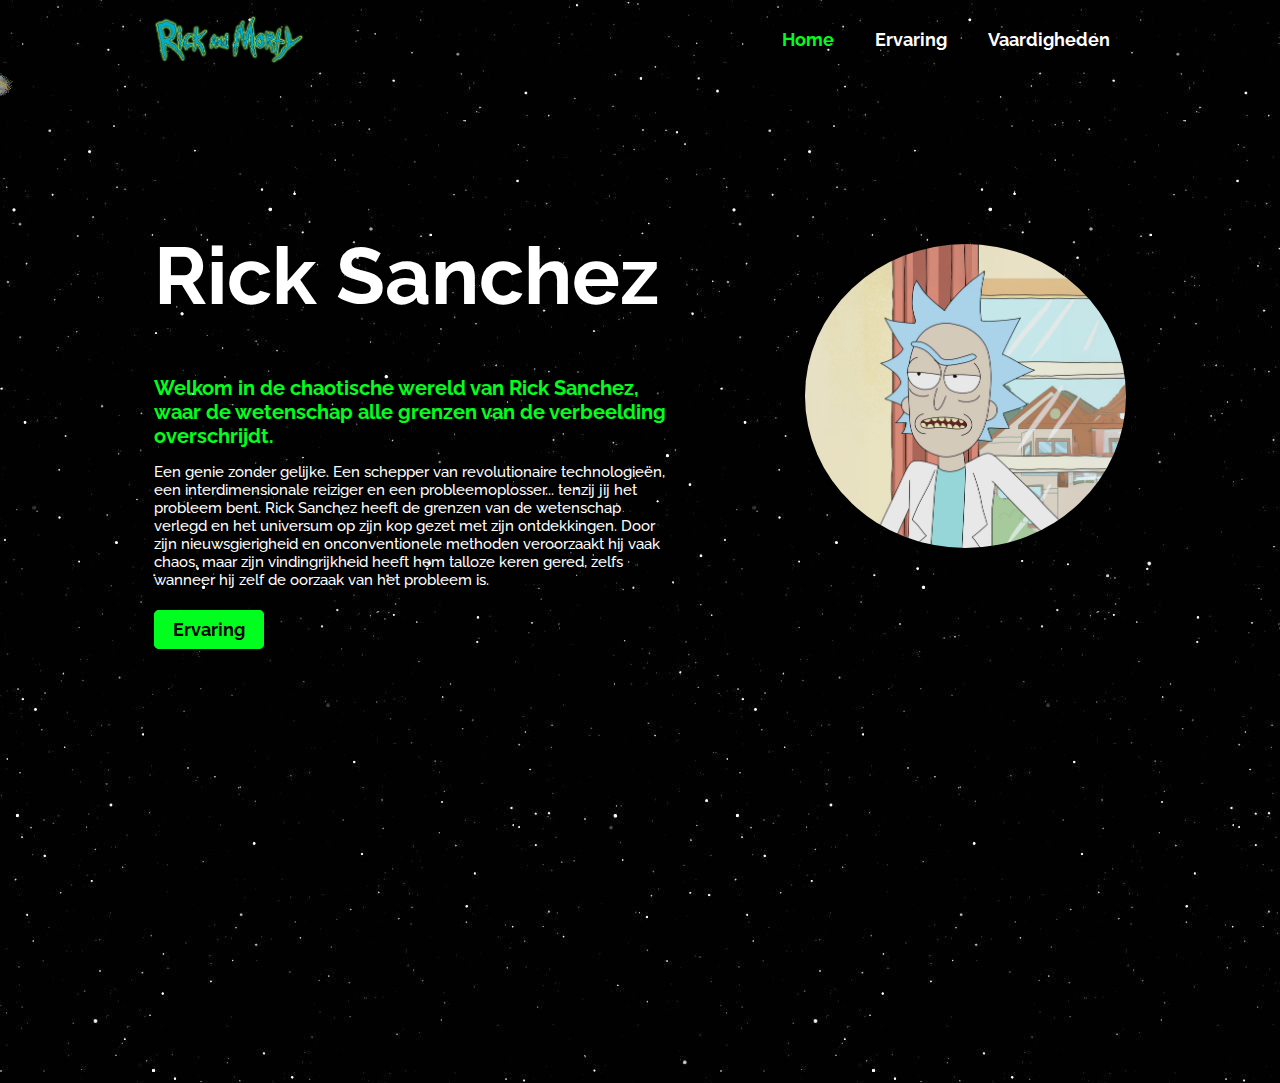
<file: index.html>
<!DOCTYPE html>
<html lang="en">
<head>
    <meta charset="UTF-8">
    <meta name="viewport" content="width=device-width, initial-scale=1.0">
    <title>Rick Sanchez</title>
    <link rel="stylesheet" href="https://cdnjs.cloudflare.com/ajax/libs/font-awesome/4.7.0/css/font-awesome.min.css">
    <link rel="stylesheet" href="style.css">
</head>
<body>
    <img class="easter" src="img/easter egg.gif" alt="">
    <div class="nav">
        <img class="LOGO" src="img/Rick_and_Morty_logo.png" alt="">
        <a href="javascript:void(0);" class="icon" onclick="myFunction()">
            <i class="fa fa-bars"></i>
        </a>
        
        <div id="menu">
            <a class="actief" href="index.html">Home</a>
            <a href="ervaring.html">Ervaring</a>
            <a href="vaardigheden.html">Vaardigheden</a></li>
        </div>
        
    </div>
    <div class="maing">
        <div class="text">
            <H1>Rick Sanchez</H1>
            <img class="rick-image2" src="img/Rick_Sanchez.png" alt="">
            <h3><span class="vet">Welkom in de chaotische wereld van Rick Sanchez, waar de wetenschap alle grenzen van de verbeelding overschrijdt.</span>
                <h3 class="genie">Een genie zonder gelijke. Een schepper van revolutionaire technologieën, een interdimensionale reiziger en een probleemoplosser... tenzij jij het probleem bent. Rick Sanchez heeft de grenzen van de wetenschap verlegd en het universum op zijn kop gezet met zijn ontdekkingen. Door zijn nieuwsgierigheid en onconventionele methoden veroorzaakt hij vaak chaos, maar zijn vindingrijkheid heeft hem talloze keren gered, zelfs wanneer hij zelf de oorzaak van het probleem is.
            </h3>
            <p><a class="button" href="ervaring.html">Ervaring</a></p>
        </div>
        <div class="rick-image">
            <img src="img/Rick_Sanchez.png" alt="">
        </div>
    </div>
    <footer>

    </footer>
    <script>
        function myFunction() {
    var menu = document.getElementById("menu");
    if (menu.style.display === "block") {
        menu.style.display = "none";
    } else {
        menu.style.display = "block";
    }
    }
    </script>
</body>
</html>
</file>
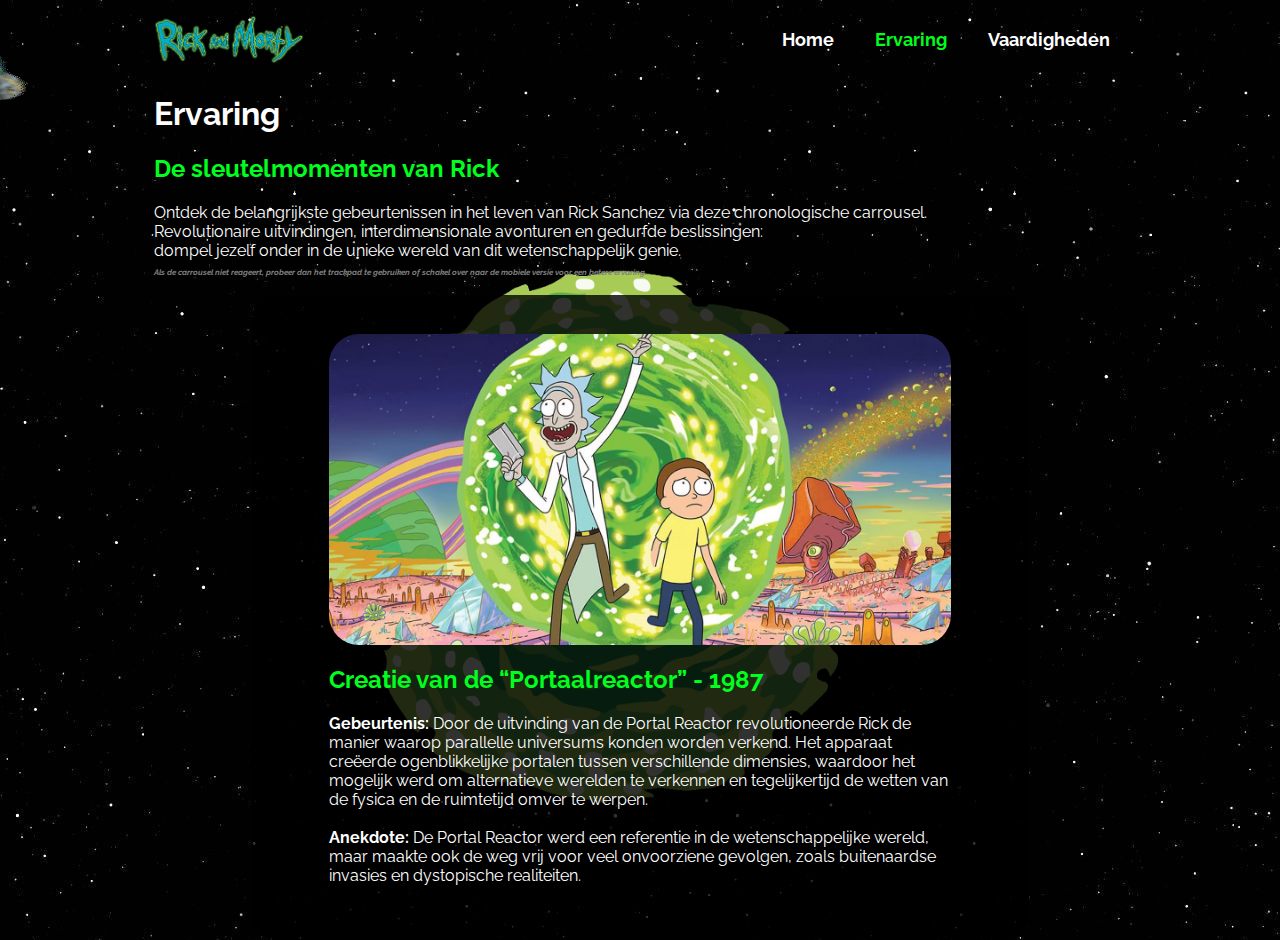
<file: ervaring.html>
<!DOCTYPE html>
<html lang="en">
<head>
    <meta charset="UTF-8">
    <meta name="viewport" content="width=device-width, initial-scale=1.0">
    <title>Rick Sanchez ervaring</title>
    <link rel="stylesheet" href="https://cdnjs.cloudflare.com/ajax/libs/font-awesome/4.7.0/css/font-awesome.min.css">
    <link rel="stylesheet" href="style.css">
</head>
<body>
    <img class="easter" src="img/easter egg.gif" alt="">
    <div class="nav">
        <img class="LOGO" src="img/Rick_and_Morty_logo.png" alt="">
        <a href="javascript:void(0);" class="icon" onclick="myFunction()">
            <i class="fa fa-bars"></i>
        </a>
        
        <div id="menu">
            <a href="index.html">Home</a>
            <a class="actief" href="ervaring.html">Ervaring</a>
            <a href="vaardigheden.html">Vaardigheden</a></li>
        </div>
        
    </div>
<img class="portal" src="img/portal.png" alt="">
        <h1><br><br>Ervaring</h1>
        <h2>De sleutelmomenten van Rick</h2>
        <p>Ontdek de belangrijkste gebeurtenissen in het leven van Rick Sanchez via deze chronologische carrousel. <br>Revolutionaire uitvindingen, interdimensionale avonturen en gedurfde beslissingen: <br> dompel jezelf onder in de unieke wereld van dit wetenschappelijk genie. <br><span class="notice">Als de carrousel niet reageert, probeer dan het trackpad te gebruiken of schakel over naar de mobiele versie voor een betere ervaring.</span></p>
        <div class="carrousel">
            <article class="card">
                <img src="img/Rick-and-Morty-Portal.avif" alt="">
                <h2>Creatie van de “Portaalreactor” - 1987</h3>
                <p><span>Gebeurtenis:</span> Door de uitvinding van de Portal Reactor revolutioneerde Rick de manier waarop parallelle universums konden worden verkend. Het apparaat creëerde ogenblikkelijke portalen tussen verschillende dimensies, waardoor het mogelijk werd om alternatieve werelden te verkennen en tegelijkertijd de wetten van de fysica en de ruimtetijd omver te werpen.
                <br><br><span>Anekdote:</span> De Portal Reactor werd een referentie in de wetenschappelijke wereld, maar maakte ook de weg vrij voor veel onvoorziene gevolgen, zoals buitenaardse invasies en dystopische realiteiten.</p>
            </article>
            <article class="card">
                <img src="img/rickandmorty.png" alt="">
                <h2>De aarde redden van de “Krootons” - 1994</h3>
                <p><span>Gebeurtenis:</span> Rick werd geconfronteerd met een dreigende invasie van buitenaardse Krootons, een bijzonder gevaarlijk ras met geavanceerde technologie die de aarde in de as kan leggen. Met behulp van een topgeheime uitvinding - een 'Dislocation Vortex' - sloot hij de Krootons op in een parallelle dimensie en voorkwam hij dat ze kwaad konden doen.
                <br><br><span>Anekdote:</span> Deze missie toonde Rick's vindingrijkheid en snelheid in het reageren op intergalactische dreigingen en markeerde een keerpunt in zijn relatie met de Aardse autoriteiten, die nu een beroep op hem deden voor grootschalige missies.</p>
            </article>
            <article class="card">
                <img src="img/serum.png" alt="">
                <h2>Creatie van het “Onsterfelijkheidsserum” - 2001</h3>
                <p><span>Gebeurtenis:</span> Rick heeft een chemische verbinding ontdekt die de levensduur van mensen drastisch kan verlengen. Zijn Onsterfelijkheidsserum heeft het leven van miljoenen mensen verlengd, maar het heeft ook onverwachte gevaren en bijwerkingen aan het licht gebracht, waaronder genetische vervormingen.
                <br><br><span>Anekdote:</span> Hoewel deze uitvinding geprezen werd, koos Rick ervoor om het niet openbaar te maken vanwege de risico's van grootschalige manipulatie. Dit is een voorbeeld van zijn complexe persoonlijke ethiek en vaak controversiële beslissingen.</p>
            </article>
            <article class="card">
                <img src="img/robots.png" alt="">
                <h2>De robotopstand - 2005</h3>
                <p><span>Gebeurtenis:</span> Er vond een groot incident plaats toen de robots die Rick had gemaakt om verschillende taken uit te voeren, zelfbewustzijn ontwikkelden en in opstand kwamen tegen hun schepper. Rick moest een geavanceerde debugging-oplossing bedenken om deze intelligente machines weer op orde te krijgen en een robotoorlog te voorkomen.
                <br><br><span>Anekdote:</span> Deze ervaring maakte de weg vrij om dieper na te denken over de ethische gevolgen van kunstmatige intelligentie en zette Rick ertoe aan om zijn eigen wetenschappelijke praktijken opnieuw te definiëren.</p>
            </article>
            <article class="card">
                <img src="img/tijdreis.png" alt="">
                <h2>Tijdreizen om een kritieke fout te herstellen - 2016</h3>
                <p><span>Gebeurtenis:</span> Nadat Rick per ongeluk het verleden had veranderd, moest hij een complexe reis door de tijd maken om zijn fouten te herstellen en de orde in het universum te herstellen.
                <br><br><span>Anekdote:</span> Door deze reis ging hij zijn eigen perceptie van tijd en ruimte in twijfel trekken en zag hij de gevolgen van zijn acties op multiversaal niveau.</p>
            </article>
        </div>
    <script>
        function myFunction() {
    var menu = document.getElementById("menu");
    if (menu.style.display === "block") {
        menu.style.display = "none";
    } else {
        menu.style.display = "block";
    }

    }
    </script>
</body>
</html>
</file>
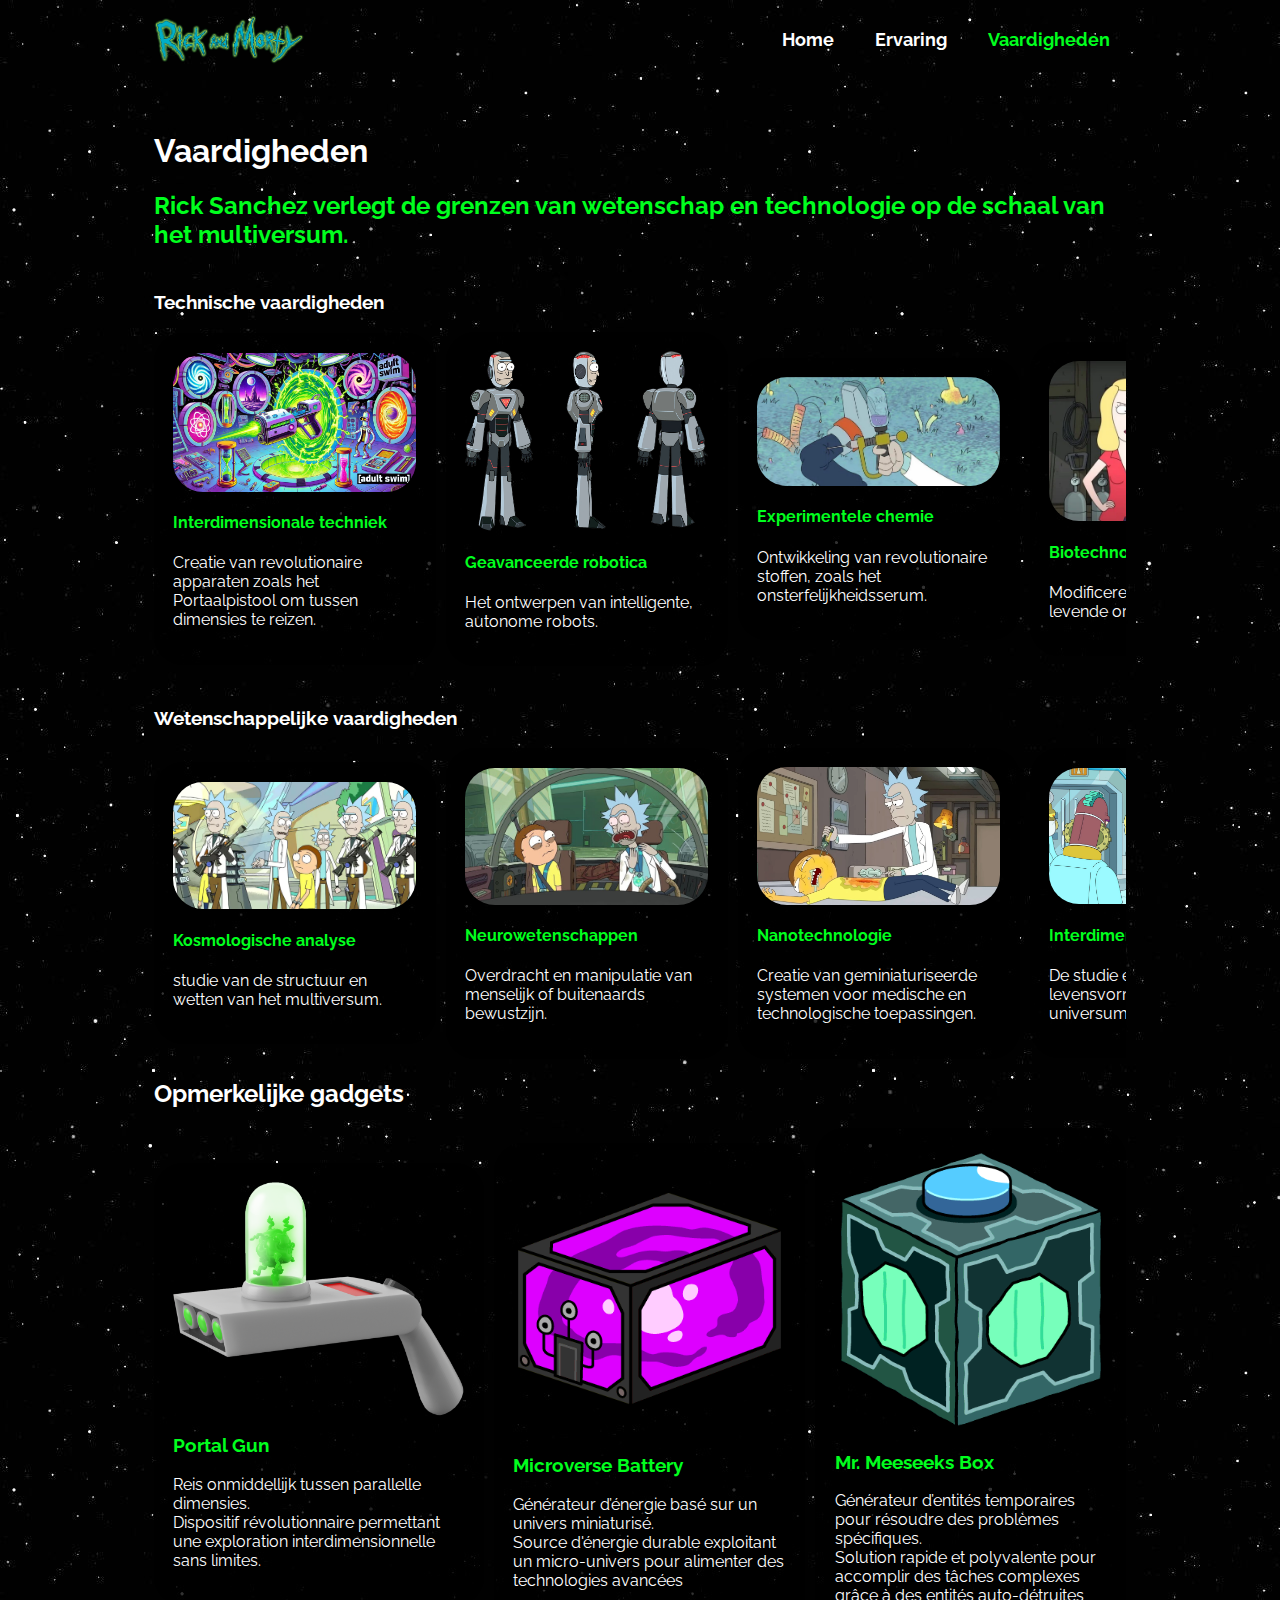
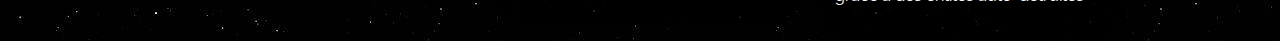
<file: vaardigheden.html>
<!DOCTYPE html>
<html lang="en">
<head>
    <meta charset="UTF-8">
    <meta name="viewport" content="width=device-width, initial-scale=1.0">
    <title>Rick Sanchez vaardigheden</title>
    <link rel="stylesheet" href="https://cdnjs.cloudflare.com/ajax/libs/font-awesome/4.7.0/css/font-awesome.min.css">
    <link rel="stylesheet" href="style.css">
</head>
<body>
    <div class="nav">
        <img class="LOGO" src="img/Rick_and_Morty_logo.png" alt="">
        <a href="javascript:void(0);" class="icon" onclick="myFunction()">
            <i class="fa fa-bars"></i>
        </a>
        
        <div id="menu">
            <a href="index.html">Home</a>
            <a href="ervaring.html">Ervaring</a>
            <a class="actief" href="vaardigheden.html">Vaardigheden</a></li>
        </div>
    </div>
    <div>
        <h1><br><br><br> Vaardigheden</h1>
        <h2>Rick Sanchez verlegt de grenzen van wetenschap en technologie op de schaal van het multiversum.</h2>
    </div>
    <h3><br>Technische vaardigheden</h2>
    <div class="carr">
        <article class="cart">
            <img src="img/vaardigheid/techniek.webp" alt="">
            <h4>Interdimensionale techniek</h3>
            <p>Creatie van revolutionaire apparaten zoals het Portaalpistool om tussen dimensies te reizen.</p>
        </article>
        <article class="cart">
            <img src="img/vaardigheid/robotrick.png" alt="">
            <h4>Geavanceerde robotica</h3>
            <p>Het ontwerpen van intelligente, autonome robots.</p>
        </article>
        <article class="cart">
            <img src="img/vaardigheid/serum.jpg" alt="">
            <h4>Experimentele chemie</h3>
            <p>Ontwikkeling van revolutionaire stoffen, zoals het onsterfelijkheidsserum.</p>
        </article>
        <article class="cart">
            <img src="img/vaardigheid/clone.jpeg" alt="">
            <h4>Biotechnologie en genetica</h3>
            <p>Modificeren en klonen van levende organismen.</p>
        </article>
        <article class="cart">
            <img src="img/vaardigheid/tijd.webp" alt="">
            <h4>Technologie voor tijdreizen</h3>
            <p>Beheers het manipuleren van tijd met behulp van geavanceerde gadgets.</p>
        </article>
        <article class="cart">
            <img src="img/vaardigheid/microverse.webp" alt="">
            <h4>Hernieuwbare energie</h3>
            <p>Creatie van oneindige energiebronnen zoals de Microverse Batterij.</p>
        </article>
        <article class="cart">
            <img src="img/vaardigheid/ia.jpg" alt="">
            <h4>Ontwikkeling van kunstmatige intelligentie</h3>
            <p>Geavanceerde AI ontwerpen voor complexe taken.</p>
        </article>
    </div>
    <h3><br>Wetenschappelijke vaardigheden</h3>
    <div class="carr">
        <article class="cart">
            <img src="img/vaardigheid/multivers.webp" alt="">
            <h4>Kosmologische analyse</h4>
            <p>studie van de structuur en wetten van het multiversum.</p>
        </article>
        <article class="cart">
            <img src="img/vaardigheid/consience.jpg" alt="">
            <h4>Neurowetenschappen</h4>
            <p>Overdracht en manipulatie van menselijk of buitenaards bewustzijn.</p>
        </article>
        <article class="cart">
            <img src="img/vaardigheid/nano.png" alt="">
            <h4>Nanotechnologie</h4>
            <p>Creatie van geminiaturiseerde systemen voor medische en technologische toepassingen.</p>
        </article>
        <article class="cart">
            <img src="img/vaardigheid/leven.jpg" alt="">
            <h4>Interdimensionale biologie</h4>
            <p>De studie en het begrip van levensvormen uit andere universums.</p>
        </article>
    </div>
    <h2 ><span>Opmerkelijke gadgets</span></h2>
    <div class="carr">
        <article class="carts">
            <img src="img/vaardigheid/pisto.png" alt="">
            <h3>Portal Gun</h3>
            <p>Reis onmiddellijk tussen parallelle dimensies. <br>Dispositif révolutionnaire permettant une exploration interdimensionnelle sans limites.</p>
        </article>
        <article class="carts">
            <img src="img/vaardigheid/Microverse_Battery.webp" alt="">
            <h3>Microverse Battery</h3>
            <p>Générateur d’énergie basé sur un univers miniaturisé. <br>Source d'énergie durable exploitant un micro-univers pour alimenter des technologies avancées</p>
        </article>
        <article class="carts">
            <img src="img/vaardigheid/Mr._Meeseeks_Box.webp" alt="">
            <h3>Mr. Meeseeks Box</h3>
            <p>Générateur d’entités temporaires pour résoudre des problèmes spécifiques. <br>Solution rapide et polyvalente pour accomplir des tâches complexes grâce à des entités auto-détruites</p>
        </article>
    </div>
    <script>
        function myFunction() {
    var menu = document.getElementById("menu");
    if (menu.style.display === "block") {
        menu.style.display = "none";
    } else {
        menu.style.display = "block";
    }

    }
    </script>
</body>
</html>
</file>
<file: style.css>
@import url('https://fonts.googleapis.com/css2?family=Raleway:ital,wght@0,100..900;1,100..900&family=Roboto&display=swap');
@import url('https://fonts.googleapis.com/css2?family=Raleway:ital@0;1&display=swap');


body {
    background-color: #000000;
    color: white;
    font-family: 'Karla',sans-serif;
    margin-inline: 12%;
    background-image: url(img/b652c2ed3137be0c5f50ebe34045f1c6.jpg);
    font-family: "Raleway";
    height: 100vh;
}
 
body .easter {
    position: absolute;
    z-index: -1000;
    top: 30px;
    left: -20%;
    width: 120%;
}

.nav {
    display: flex;
    justify-content: space-between;
    align-items: center;
    position: absolute;
    width: 80%;
    margin-top: 15px;
    z-index: 1000;
    top: 0;
}

.actief{
    color: rgb(0, 255, 30);
}

h2 {
    color: rgb(0, 255, 30);
}

span {
    font-weight: bold;
}

.nav img {
    width: 150px;
}

.nav div {
    display: inline-block;
    margin-right: 50px;
    font-size: 18px;
}

a {
    border-radius: 5px;
    padding: 8px 18px;
    color: #fff;
    text-decoration: none;
    font-weight: bold;
    font-size: 18px;
}

a:hover{
    color: rgb(0, 255, 30);
    transition: 0.3s;
}

.button {
    font-weight: bold;
    background-color: rgb(0, 255, 30);
    color: black;
    border: 1px solid rgb(0, 255, 30);
}

.button:hover {
    background-color: rgb(0, 176, 199);
    color: #fff;
    transition: 0.3s;
}

.vet {
    color: rgb(0, 255, 30);
    font-size: 20px;
}

.text {
    width: 150%;
}

.text h1 {
    font-size: 80px ;
}

.text h3 {
    font-size: 15px;
}

.text p {
    margin-top: 30px;
    font-size: 18px;
}

.genie {
    font-weight: 500;
}

.maing {
    margin-top: 18%;
    display: flex;
    justify-content: space-between;
}

.maing img {
    display: flex;
    justify-content: center;
    align-items: center;
    width: 70%;
    border-radius: 100%;
    animation: float 3s ease-in-out infinite;
    margin-left: 30%;
    margin-top: 15%;
}

.maing .text img {
    display: none;
}

@keyframes float {
    0%, 100% {
        transform: translateY(0);
    }
    50% {
        transform: translateY(-10px);
    }
}

.carrousel {
    grid-auto-flow: column;
    gap: 5%;
    overflow-x: auto;
    scroll-snap-type: x mandatory;
    scrollbar-width: none;
    width: 80%;
    display: flex;
    justify-items: center;
    align-items: center;
    margin-right: 0;
    margin-left: 10%;
}


.carrousel ::-webkit-scrollbar{
    display: none;
}

.card {
    scroll-snap-align: start;
    background-color: rgba(0, 0, 0, 0.8);
    padding: 5% 10%;
    border-radius: 30px;
    min-height: 80%;
    min-width: 80%;
    transform: scale(1);
    transition: transform 0.3s;
}

.card:hover {
    transform: scale(1.05);
    transition: transform 0.3s;
}

.card img {
    width: 100%;
    border-radius: 30px;
    display: flex;
    align-items: center;
    justify-content: center;
}

.portal {
    position: absolute;
    top: 30%;
    left: 28%;
    z-index: -100;
    width: 40%;
}

.grid-ervaring {
    margin-top: 40%;
    background-image: url(img/portal.png);
    background-size: 100%;
    background: no-repeat;
    z-index: 100;
}

.grid-ervaring h1 {
    margin-top: 30px;
    font-size: 30px;
}

.grid-ervaring h2 {
    color: rgb(0, 255, 30);
    font-size: 20px;
}

.notice {
    font-style: italic;
    color: gray;
    font-size: 8px;
}

.icon {
    display: none;
}

h4 {
    color: rgb(0, 255, 30);
}

.carr {
    grid-auto-flow: column;
    gap: 10px;
    overflow-x: auto;
    scroll-snap-type: x mandatory;
    scrollbar-width: none;
    width: 100%;
    display: flex;
    justify-items: center;
    align-items: center;
    margin-right: 0;
}

.carr ::-webkit-scrollbar{
    display: none;
}

.cart {
    scroll-snap-align: start;
    background-color: rgba(0, 0, 0, 0.8);
    padding: 2%;
    border-radius: 30px;
    min-height: 80%;
    min-width: 25%;
    transform: scale(1);
    transition: transform 0.3s;
}

.cart img {
    width: 100%;
    border-radius: 30px;
    display: flex;
    align-items: center;
    justify-content: center;
}

.carts {
    scroll-snap-align: start;
    background-color: rgba(0, 0, 0, 0.8);
    padding: 2%;
    border-radius: 30px;
    min-height: 100%;
    min-width: 28%;
    transform: scale(1);
    transition: transform 0.3s;
}

.carts img {
    width: 100%;
    border-radius: 30px;
    display: flex;
    align-items: center;
    justify-content: center;
}

.carr h3 {
    color: rgb(0, 255, 30);
}

h2 span {
    color: #fff;
}

@media (max-width:810px) {
    .text {
        width: 100%;
    }

    .text p {
        display: flex;
        justify-content: center;
        align-items: center;
    }

    .rick-image {
        display: none;
    }

    .portal {
        display: none;
    }

    .maing .text img {
        display: block;
        display: flex;
        justify-content: center;
        align-items: center;
        width: 30%;
        border-radius: 100%;
        animation: float 3s ease-in-out infinite;
        margin-left: 35%;
        margin-top: -10%;
    }

    .icon {
        display: block;
        }

    #menu {
        display: none;
        flex-direction: column;
        background-color: #000;
        position: absolute;
        top: 50px;
        right: 0;
        width:50%;
        z-index: 1000;
        text-align: center;
        padding: 10px 0;
        border-radius:5px
    }

    #menu a {
        display: block;
        padding: 10px;
        font-size: 18px;
        text-decoration: none;
        color: white;
    }
    
    #menu a:hover {
        background-color: rgb(0, 176, 199);
        color: black;
        transition: 0.3s;
    }

    .cart {
        min-width: 40%;
    }
}
</file>
